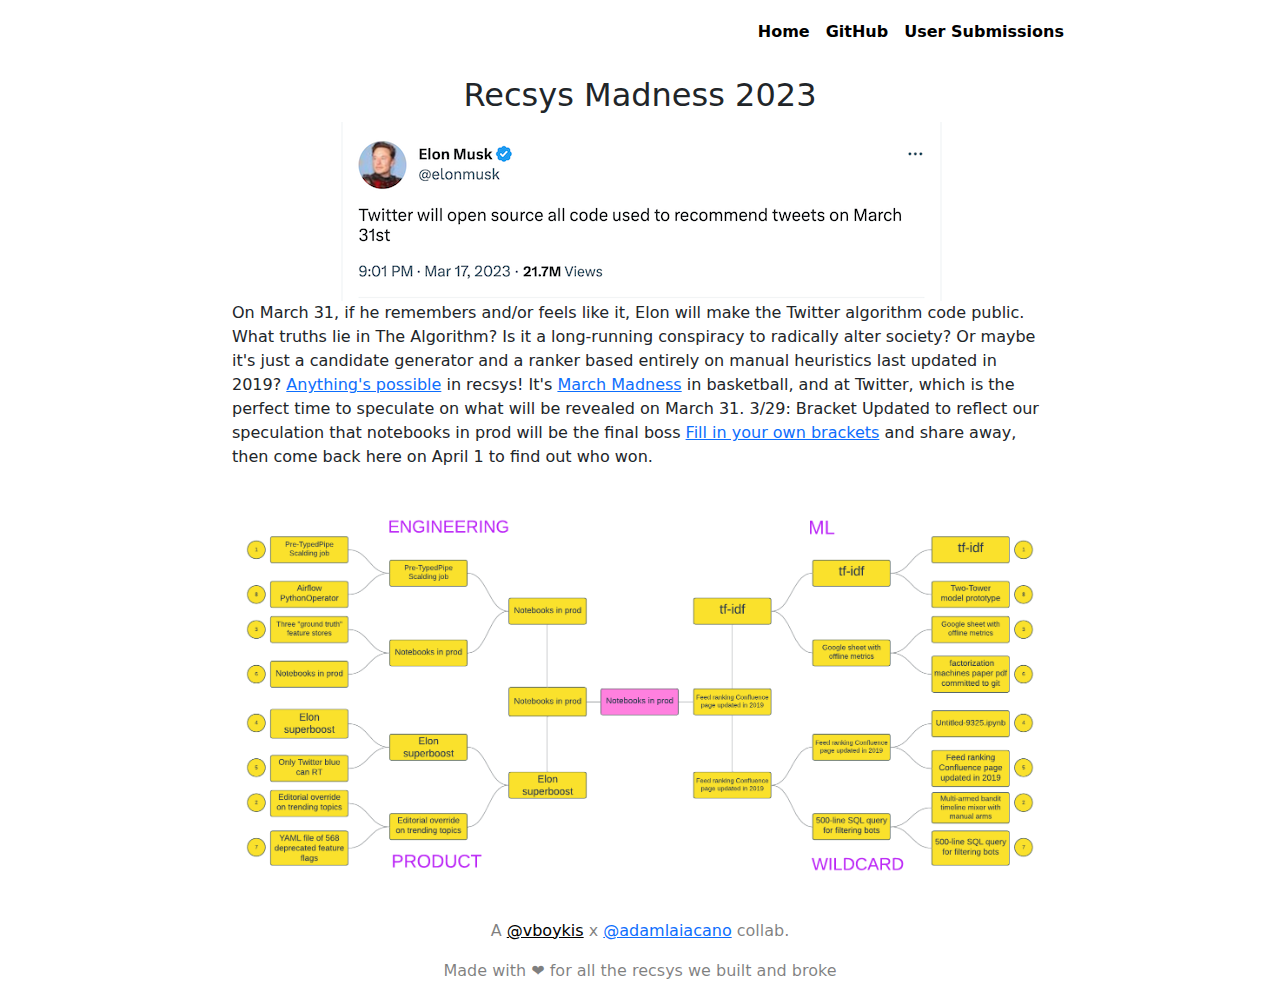
<file: index.html>
<!doctype html>
<html lang="en" class="h-100">

<head>
    <meta charset="utf-8">
    <meta name="viewport" content="width=device-width, initial-scale=1">
    <meta name="description" content="">
    <meta name="author" content="Mark Otto, Jacob Thornton, and Bootstrap contributors">
    <meta name="generator" content="Hugo 0.108.0">
    <title>Recsys Bracket 2023</title>

    <link rel="canonical" href="https://getbootstrap.com/docs/5.3/examples/cover/">

    <link href="assets/dist/css/bootstrap.min.css" rel="stylesheet">

    <style>
        .bd-placeholder-img {
            font-size: 1.125rem;
            text-anchor: middle;
            -webkit-user-select: none;
            -moz-user-select: none;
            user-select: none;
        }

        @media (min-width: 768px) {
            .bd-placeholder-img-lg {
                font-size: 3.5rem;
            }
        }

        .b-example-divider {
            height: 3rem;
            background-color: rgba(0, 0, 0, .1);
            border: solid rgba(0, 0, 0, .15);
            border-width: 1px 0;
            box-shadow: inset 0 .5em 1.5em rgba(0, 0, 0, .1), inset 0 .125em .5em rgba(0, 0, 0, .15);
        }

        .b-example-vr {
            flex-shrink: 0;
            width: 1.5rem;
            height: 100vh;
        }

        .bi {
            vertical-align: -.125em;
            fill: rgb(221, 131, 132);

        }

        .nav-scroller {
            position: relative;
            z-index: 2;
            height: 2.75rem;
            overflow-y: hidden;
        }

        .nav-scroller .nav {
            display: flex;
            flex-wrap: nowrap;
            padding-bottom: 1rem;
            margin-top: -1px;
            overflow-x: auto;
            text-align: center;
            white-space: nowrap;
            -webkit-overflow-scrolling: touch;
        }
    </style>


    <!-- Custom styles for this template -->
    <link href="css/cover.css" rel="stylesheet">
</head>

<body class="text-center">

    <div class="cover-container d-flex w-300 h-300 p-3 mx-auto flex-column">
        <header class="mb-auto">
            <div>
                <h3 class="float-md-start mb-0"></h3>
                <nav class="nav nav-masthead justify-content-center float-md-end">
                    <a class="nav-link fw-bold py-1 px-0 active" href="index.html">Home</a>
                    <a class="nav-link fw-bold py-1 px-0" href="https://github.com/veekaybee/recsys-bracket">GitHub</a>
                    <a class="nav-link fw-bold py-1 px-0" href="contributions.html">User
                        Submissions</a>
                </nav>
            </div>
        </header>


        <br>
        <main class="px-3">
            <h2>Recsys Madness 2023</h2>
            <img src="assets/img/oss.png" class="img-fluid float-left">
            <br>
            <p class="text-start" > On March 31, if he remembers and/or feels like it, Elon will make the
                Twitter algorithm code public. What truths lie in The Algorithm?
                Is it a long-running conspiracy to radically alter society? Or maybe it's just a candidate generator and
                a ranker based entirely on manual heuristics last updated in 2019?
                <a href="https://vicki.substack.com/p/what-we-talk-about-when-we-talk-about">Anything's possible</a>
                in recsys! It's <a
                    href="https://en.wikipedia.org/wiki/NCAA_Division_I_men%27s_basketball_tournament">March Madness</a>
                in basketball,
                and at Twitter, which is the perfect time to speculate on what will be revealed on March 31.

                3/29: Bracket Updated to reflect our speculation that notebooks in prod will be the final boss

                <a href="https://github.com/veekaybee/recsys-bracket#contributing">Fill in your own brackets</a> and
                share away, then come back here on April 1 to find out who won. </p>




                <img src="assets/img/bracket.png" class="img-fluid">

        </main>

        <footer class="mt-auto text-black-50">
            <p>A <a href="https://twitter.com/vboykis" class="text-black">@vboykis</a> x <a
                    href="https://twitter.com/adamlaiacano">@adamlaiacano</a> collab.</p>

            Made with &#10084; for all the recsys we built and broke
        </footer>
    </div>

</body>



</html>
</file>
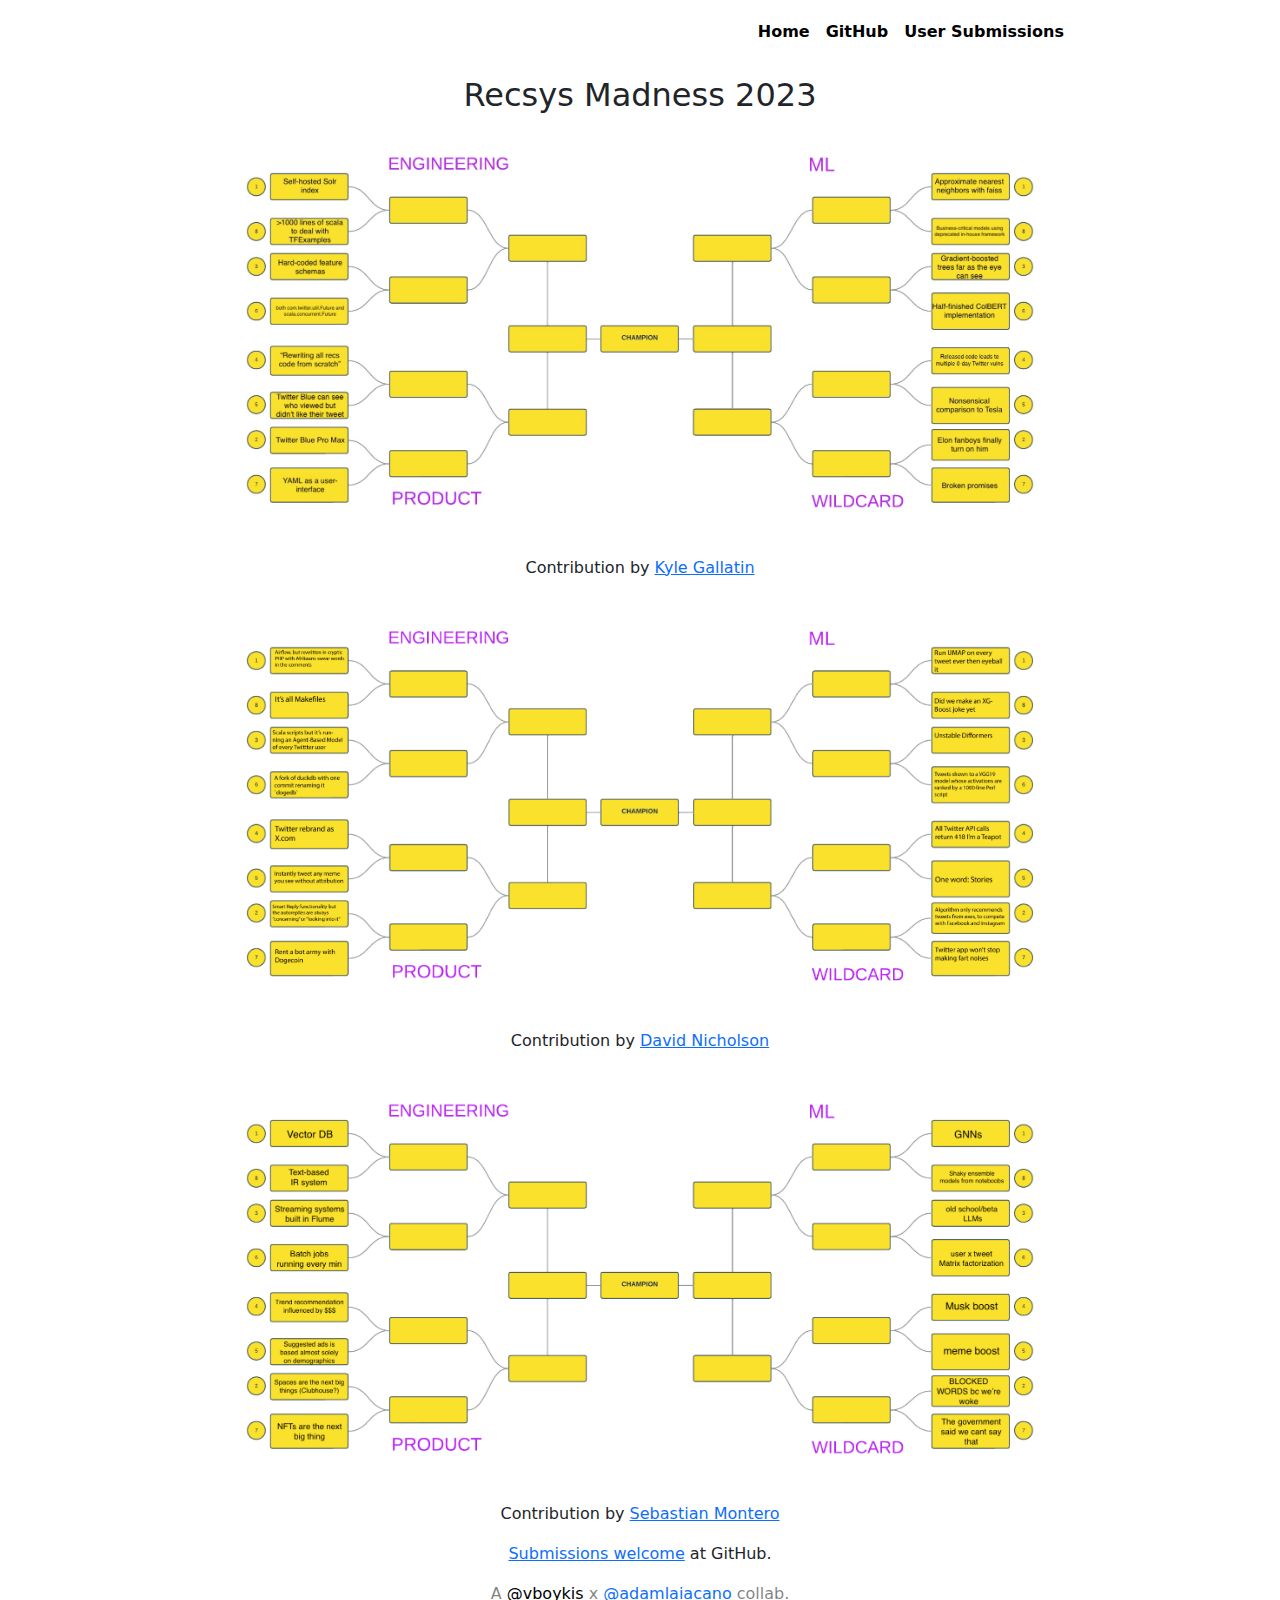
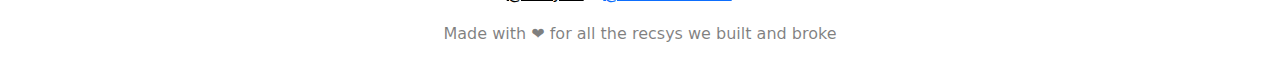
<file: contributions.html>
<!doctype html>
<html lang="en" class="h-100">

<head>
    <meta charset="utf-8">
    <meta name="viewport" content="width=device-width, initial-scale=1">
    <meta name="description" content="">
    <meta name="author" content="Mark Otto, Jacob Thornton, and Bootstrap contributors">
    <meta name="generator" content="Hugo 0.108.0">
    <title>Recsys Bracket 2023</title>

    <link rel="canonical" href="https://getbootstrap.com/docs/5.3/examples/cover/">

    <link href="assets/dist/css/bootstrap.min.css" rel="stylesheet">

    <style>
        .bd-placeholder-img {
            font-size: 1.125rem;
            text-anchor: middle;
            -webkit-user-select: none;
            -moz-user-select: none;
            user-select: none;
        }

        @media (min-width: 768px) {
            .bd-placeholder-img-lg {
                font-size: 3.5rem;
            }
        }

        .b-example-divider {
            height: 3rem;
            background-color: rgba(0, 0, 0, .1);
            border: solid rgba(0, 0, 0, .15);
            border-width: 1px 0;
            box-shadow: inset 0 .5em 1.5em rgba(0, 0, 0, .1), inset 0 .125em .5em rgba(0, 0, 0, .15);
        }

        .b-example-vr {
            flex-shrink: 0;
            width: 1.5rem;
            height: 100vh;
        }

        .bi {
            vertical-align: -.125em;
            fill: rgb(221, 131, 132);

        }

        .nav-scroller {
            position: relative;
            z-index: 2;
            height: 2.75rem;
            overflow-y: hidden;
        }

        .nav-scroller .nav {
            display: flex;
            flex-wrap: nowrap;
            padding-bottom: 1rem;
            margin-top: -1px;
            overflow-x: auto;
            text-align: center;
            white-space: nowrap;
            -webkit-overflow-scrolling: touch;
        }
    </style>


    <!-- Custom styles for this template -->
    <link href="css/cover.css" rel="stylesheet">
</head>

<body class="text-center">

    <div class="cover-container d-flex w-100 h-100 p-3 mx-auto flex-column">
        <header class="mb-auto">
            <div>
                <h3 class="float-md-start mb-0"></h3>
                <nav class="nav nav-masthead justify-content-center float-md-end">
                    <a class="nav-link fw-bold py-1 px-0 active" href="index.html">Home</a>
                    <a class="nav-link fw-bold py-1 px-0" href="https://github.com/veekaybee/recsys-bracket">GitHub</a>
                    <a class="nav-link fw-bold py-1 px-0" href="contributions.html">User
                        Submissions</a>
                </nav>
            </div>
        </header>


        <br>
        <main class="px-3">
            <h2>Recsys Madness 2023</h2>
            
            <img src=" assets/img/bracket_kylegallatin.jpg" class="img-fluid">
            <p class="caption">Contribution by <a href="https://twitter.com/kylegallatin">Kyle Gallatin</a></p>

            <img src=" assets/img/bracket_nickledave.png" class="img-fluid">
            <p class="caption">Contribution by <a href="https://twitter.com/nicholdav">David Nicholson</a></p>

            <img src=" assets/img/bracket_sebastianmontero.png" class="img-fluid">
            <p class="caption">Contribution by <a href="https://twitter.com/sebastianmxnt">Sebastian Montero</a></p>

            <p class="text-left"><a href="https://github.com/veekaybee/recsys-bracket#contributing">
                    Submissions welcome</a> at GitHub.
            </p>



        </main>

        <footer class=" mt-auto text-black-50">
            <p>A <a href="https://twitter.com/vboykis" class="text-black">@vboykis</a> x <a
                    href="https://twitter.com/adamlaiacano">@adamlaiacano</a> collab.</p>

            Made with &#10084; for all the recsys we built and broke
        </footer>
    </div>

</body>



</html>
</file>
<file: css/cover.css>
/*
 * Globals
 */


/* Custom default button */
.btn-light,
.btn-light:hover,
.btn-light:focus {
  color: #333;
  text-shadow: none;
  /* Prevent inheritance from `body` */
}

.text-bg-dark {
  color: black !important;
  background-color: white !important;
}

.nav-link {
  color: black !important;
}


/*
 * Base structure
 */

body {
  text-shadow: none;
  box-shadow: none;
  background-color: rgb(255, 255, 255);
}

.cover-container {
  max-width: 55em;
}


/*
 * Header
 */

.nav-masthead .nav-link {
  color: black;
  border-bottom: .25rem solid transparent;
}

.nav-masthead .nav-link:hover,
.nav-masthead .nav-link:focus {
  border-bottom-color: black;
}

.nav-masthead .nav-link+.nav-link {
  margin-left: 1rem;
}

.nav-masthead .active {
  color: #fff;
  border-bottom-color: #fff;
}
</file>
